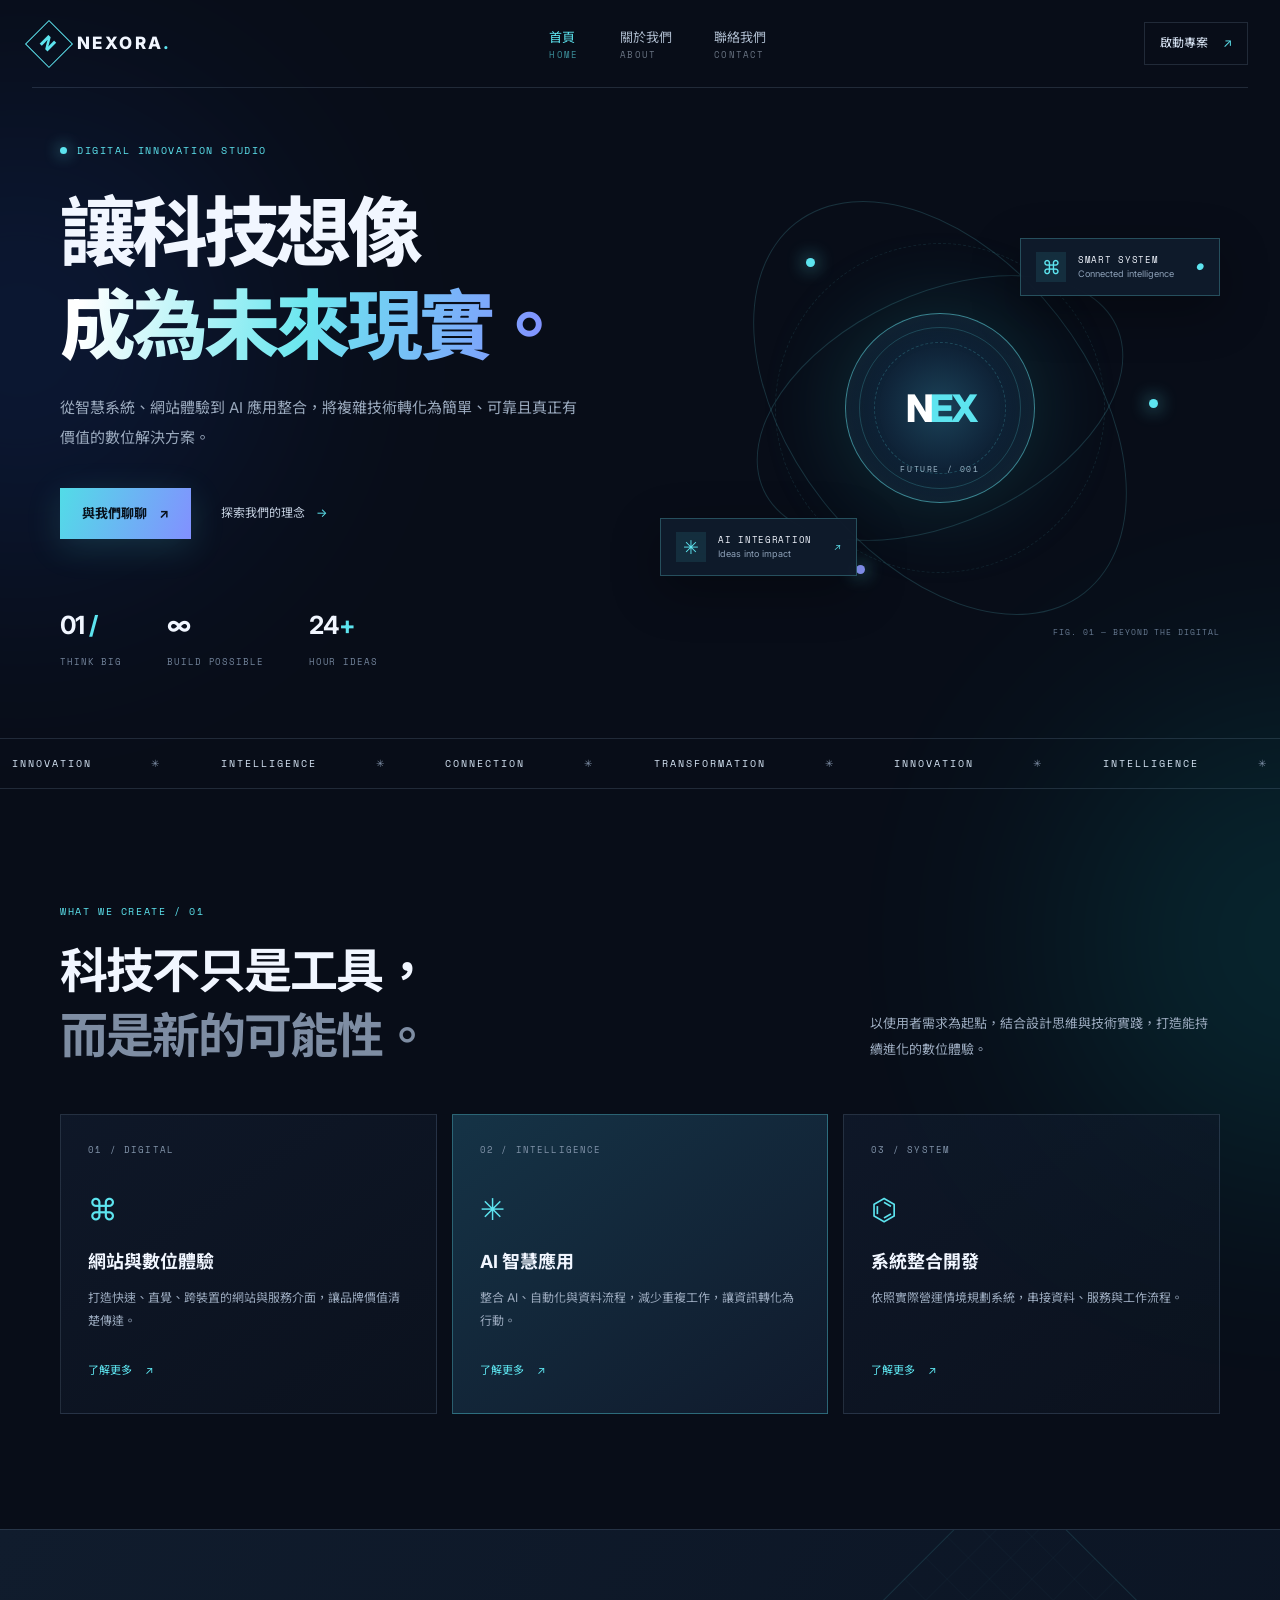
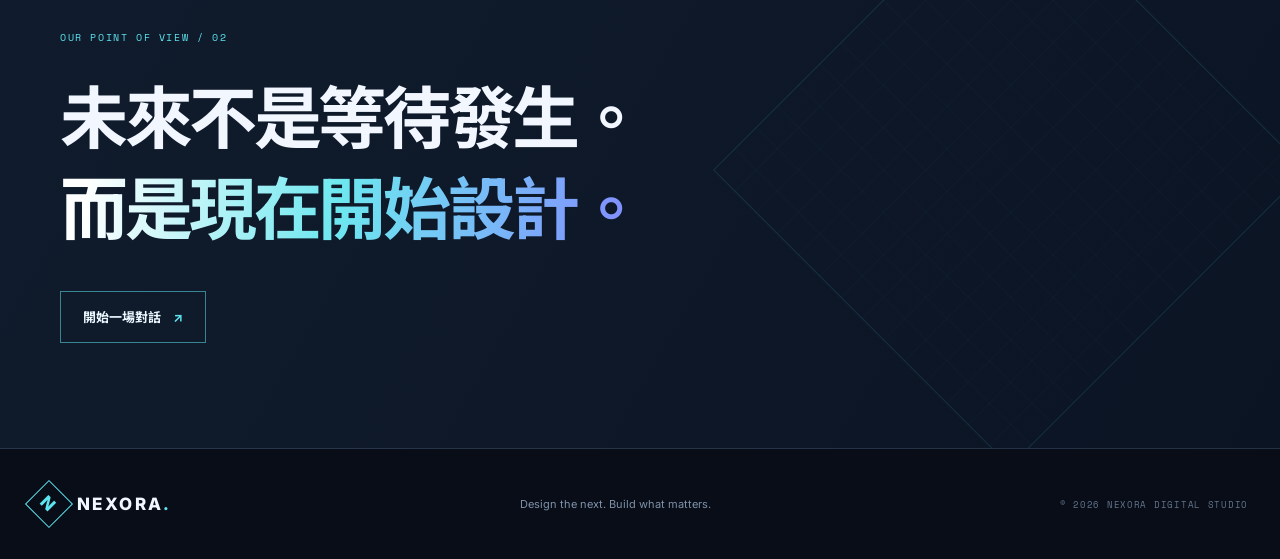
<file: index.html>
<!DOCTYPE html>
<html lang="zh-Hant">
<head>
  <meta charset="UTF-8">
  <meta name="viewport" content="width=device-width, initial-scale=1.0">
  <meta name="description" content="探索新世代數位科技、智慧系統與創新解決方案。">
  <title>NEXORA｜數位科技創新</title>
  <link rel="preconnect" href="https://fonts.googleapis.com">
  <link href="https://fonts.googleapis.com/css2?family=Inter:wght@400;500;600;700;800&family=Noto+Sans+TC:wght@400;500;700;900&display=swap" rel="stylesheet">
  <link rel="stylesheet" href="style.css">
</head>
<body>
  <div class="ambient ambient-one"></div><div class="ambient ambient-two"></div>
  <header class="site-header">
    <a class="brand" href="index.html"><span class="brand-mark">N</span><span>NEXORA<span class="brand-dot">.</span></span></a>
    <button class="menu-toggle" aria-label="開啟選單" aria-expanded="false">☰</button>
    <nav class="nav-links">
      <a class="active" href="index.html">首頁 <small>HOME</small></a>
      <a href="about.html">關於我們 <small>ABOUT</small></a>
      <a href="contact.html">聯絡我們 <small>CONTACT</small></a>
    </nav>
    <a class="header-cta" href="contact.html">啟動專案 <span>↗</span></a>
  </header>

  <main>
    <section class="hero container">
      <div class="hero-copy">
        <div class="eyebrow"><span class="pulse"></span> DIGITAL INNOVATION STUDIO</div>
        <h1>讓科技想像<br><span class="gradient-text">成為未來現實。</span></h1>
        <p class="hero-lead">從智慧系統、網站體驗到 AI 應用整合，將複雜技術轉化為簡單、可靠且真正有價值的數位解決方案。</p>
        <div class="hero-actions"><a class="button button-primary" href="contact.html">與我們聊聊 <span>↗</span></a><a class="text-link" href="about.html">探索我們的理念 <span>→</span></a></div>
        <div class="hero-stats">
          <div><strong>01<span> /</span></strong><small>THINK BIG</small></div>
          <div><strong>∞</strong><small>BUILD POSSIBLE</small></div>
          <div><strong>24<span>+</span></strong><small>HOUR IDEAS</small></div>
        </div>
      </div>
      <div class="hero-art" aria-label="抽象科技網路視覺">
        <div class="orbit orbit-a"></div><div class="orbit orbit-b"></div><div class="orbit orbit-c"></div>
        <div class="core"><div class="core-inner">N<span>EX</span></div><div class="core-caption">FUTURE / 001</div></div>
        <span class="node node-a"></span><span class="node node-b"></span><span class="node node-c"></span>
        <div class="float-card card-top"><span class="mini-icon">⌘</span><div><b>SMART SYSTEM</b><small>Connected intelligence</small></div><i>●</i></div>
        <div class="float-card card-bottom"><span class="mini-icon">✳</span><div><b>AI INTEGRATION</b><small>Ideas into impact</small></div><i>↗</i></div>
        <div class="art-label">FIG. 01 — BEYOND THE DIGITAL</div>
      </div>
    </section>

    <section class="ticker"><div class="ticker-track"><span>INNOVATION</span> ✳ <span>INTELLIGENCE</span> ✳ <span>CONNECTION</span> ✳ <span>TRANSFORMATION</span> ✳ <span>INNOVATION</span> ✳ <span>INTELLIGENCE</span> ✳</div></section>

    <section class="section container">
      <div class="section-heading"><div><div class="eyebrow">WHAT WE CREATE / 01</div><h2>科技不只是工具，<br><span class="muted">而是新的可能性。</span></h2></div><p>以使用者需求為起點，結合設計思維與技術實踐，打造能持續進化的數位體驗。</p></div>
      <div class="service-grid">
        <article class="service-card"><div class="card-number">01 / DIGITAL</div><div class="service-icon">⌘</div><h3>網站與數位體驗</h3><p>打造快速、直覺、跨裝置的網站與服務介面，讓品牌價值清楚傳達。</p><a href="about.html">了解更多 <span>↗</span></a></article>
        <article class="service-card featured"><div class="card-number">02 / INTELLIGENCE</div><div class="service-icon">✳</div><h3>AI 智慧應用</h3><p>整合 AI、自動化與資料流程，減少重複工作，讓資訊轉化為行動。</p><a href="about.html">了解更多 <span>↗</span></a></article>
        <article class="service-card"><div class="card-number">03 / SYSTEM</div><div class="service-icon">⌬</div><h3>系統整合開發</h3><p>依照實際營運情境規劃系統，串接資料、服務與工作流程。</p><a href="about.html">了解更多 <span>↗</span></a></article>
      </div>
    </section>

    <section class="statement-section"><div class="container statement"><div class="eyebrow">OUR POINT OF VIEW / 02</div><h2>未來不是等待發生。<br><span class="gradient-text">而是現在開始設計。</span></h2><a class="button button-outline" href="contact.html">開始一場對話 <span>↗</span></a><div class="statement-grid"></div></div></section>
  </main>
  <footer class="site-footer"><a class="brand" href="index.html"><span class="brand-mark">N</span><span>NEXORA<span class="brand-dot">.</span></span></a><p>Design the next. Build what matters.</p><span>© 2026 NEXORA DIGITAL STUDIO</span></footer>
  <script src="script.js"></script>
</body>
</html>
</file>
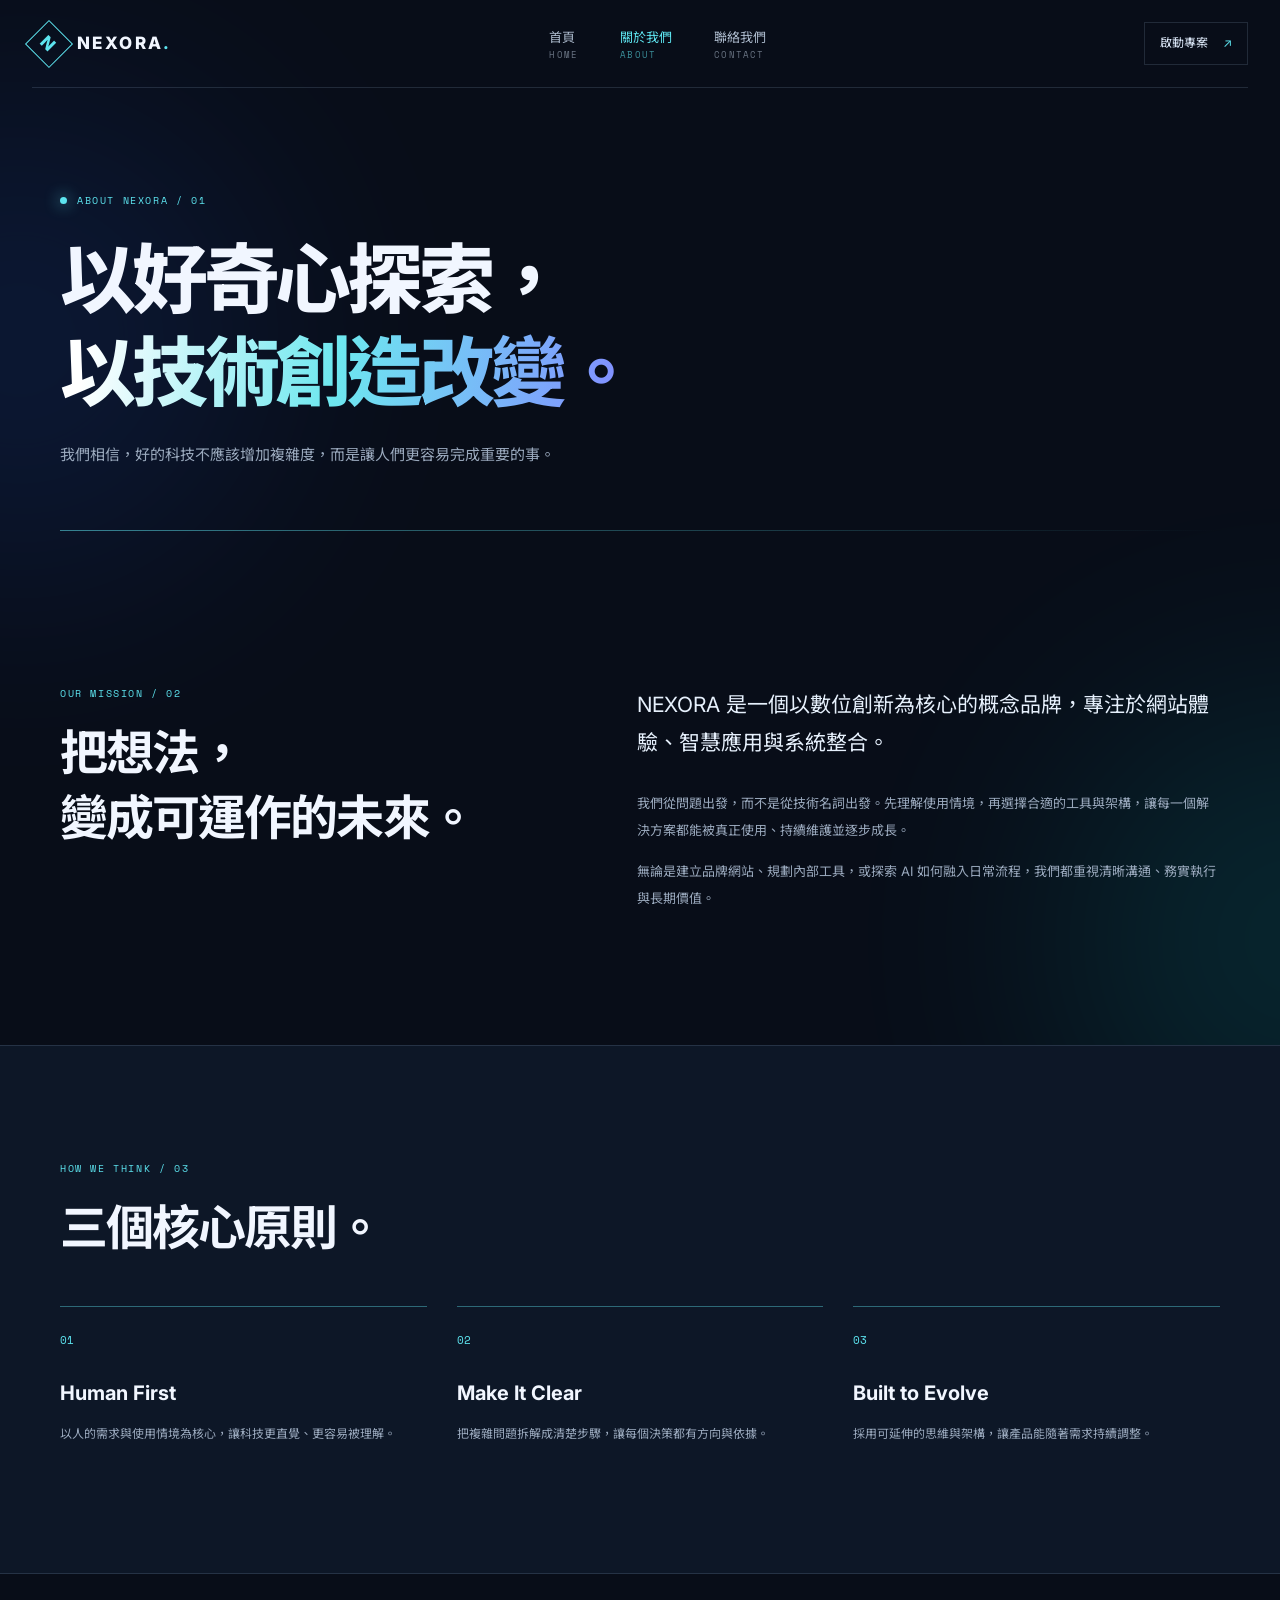
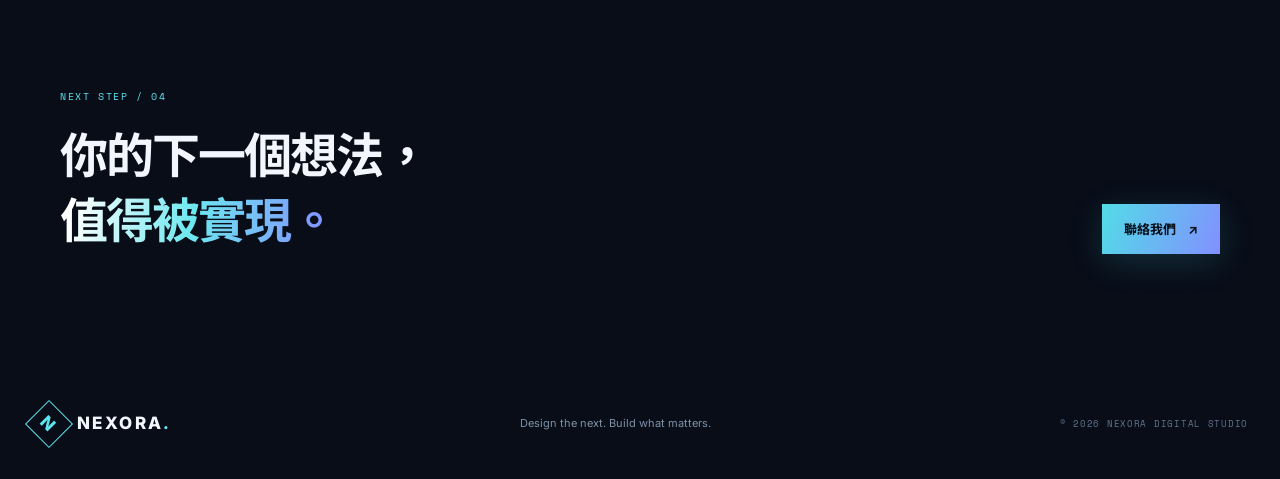
<file: about.html>
<!DOCTYPE html>
<html lang="zh-Hant">
<head>
  <meta charset="UTF-8"><meta name="viewport" content="width=device-width, initial-scale=1.0">
  <meta name="description" content="認識 NEXORA 的數位創新理念、服務方向與工作方法。">
  <title>關於我們｜NEXORA</title>
  <link href="https://fonts.googleapis.com/css2?family=Inter:wght@400;500;600;700;800&family=Noto+Sans+TC:wght@400;500;700;900&display=swap" rel="stylesheet">
  <link rel="stylesheet" href="style.css">
</head>
<body>
  <div class="ambient ambient-one"></div><div class="ambient ambient-two"></div>
  <header class="site-header">
    <a class="brand" href="index.html"><span class="brand-mark">N</span><span>NEXORA<span class="brand-dot">.</span></span></a>
    <button class="menu-toggle" aria-label="開啟選單" aria-expanded="false">☰</button>
    <nav class="nav-links"><a href="index.html">首頁 <small>HOME</small></a><a class="active" href="about.html">關於我們 <small>ABOUT</small></a><a href="contact.html">聯絡我們 <small>CONTACT</small></a></nav>
    <a class="header-cta" href="contact.html">啟動專案 <span>↗</span></a>
  </header>
  <main>
    <section class="page-hero container"><div class="eyebrow"><span class="pulse"></span> ABOUT NEXORA / 01</div><h1>以好奇心探索，<br><span class="gradient-text">以技術創造改變。</span></h1><p>我們相信，好的科技不應該增加複雜度，而是讓人們更容易完成重要的事。</p><div class="page-hero-line"></div></section>
    <section class="section container about-layout">
      <div><div class="eyebrow">OUR MISSION / 02</div><h2>把想法，<br>變成可運作的未來。</h2></div>
      <div class="about-copy"><p class="large-copy">NEXORA 是一個以數位創新為核心的概念品牌，專注於網站體驗、智慧應用與系統整合。</p><p>我們從問題出發，而不是從技術名詞出發。先理解使用情境，再選擇合適的工具與架構，讓每一個解決方案都能被真正使用、持續維護並逐步成長。</p><p>無論是建立品牌網站、規劃內部工具，或探索 AI 如何融入日常流程，我們都重視清晰溝通、務實執行與長期價值。</p></div>
    </section>
    <section class="section dark-panel"><div class="container"><div class="eyebrow">HOW WE THINK / 03</div><h2>三個核心原則。</h2><div class="principles">
      <article><span>01</span><h3>Human First</h3><p>以人的需求與使用情境為核心，讓科技更直覺、更容易被理解。</p></article>
      <article><span>02</span><h3>Make It Clear</h3><p>把複雜問題拆解成清楚步驟，讓每個決策都有方向與依據。</p></article>
      <article><span>03</span><h3>Built to Evolve</h3><p>採用可延伸的思維與架構，讓產品能隨著需求持續調整。</p></article>
    </div></div></section>
    <section class="section container closing-cta"><div><div class="eyebrow">NEXT STEP / 04</div><h2>你的下一個想法，<br><span class="gradient-text">值得被實現。</span></h2></div><a class="button button-primary" href="contact.html">聯絡我們 <span>↗</span></a></section>
  </main>
  <footer class="site-footer"><a class="brand" href="index.html"><span class="brand-mark">N</span><span>NEXORA<span class="brand-dot">.</span></span></a><p>Design the next. Build what matters.</p><span>© 2026 NEXORA DIGITAL STUDIO</span></footer>
  <script src="script.js"></script>
</body>
</html>
</file>
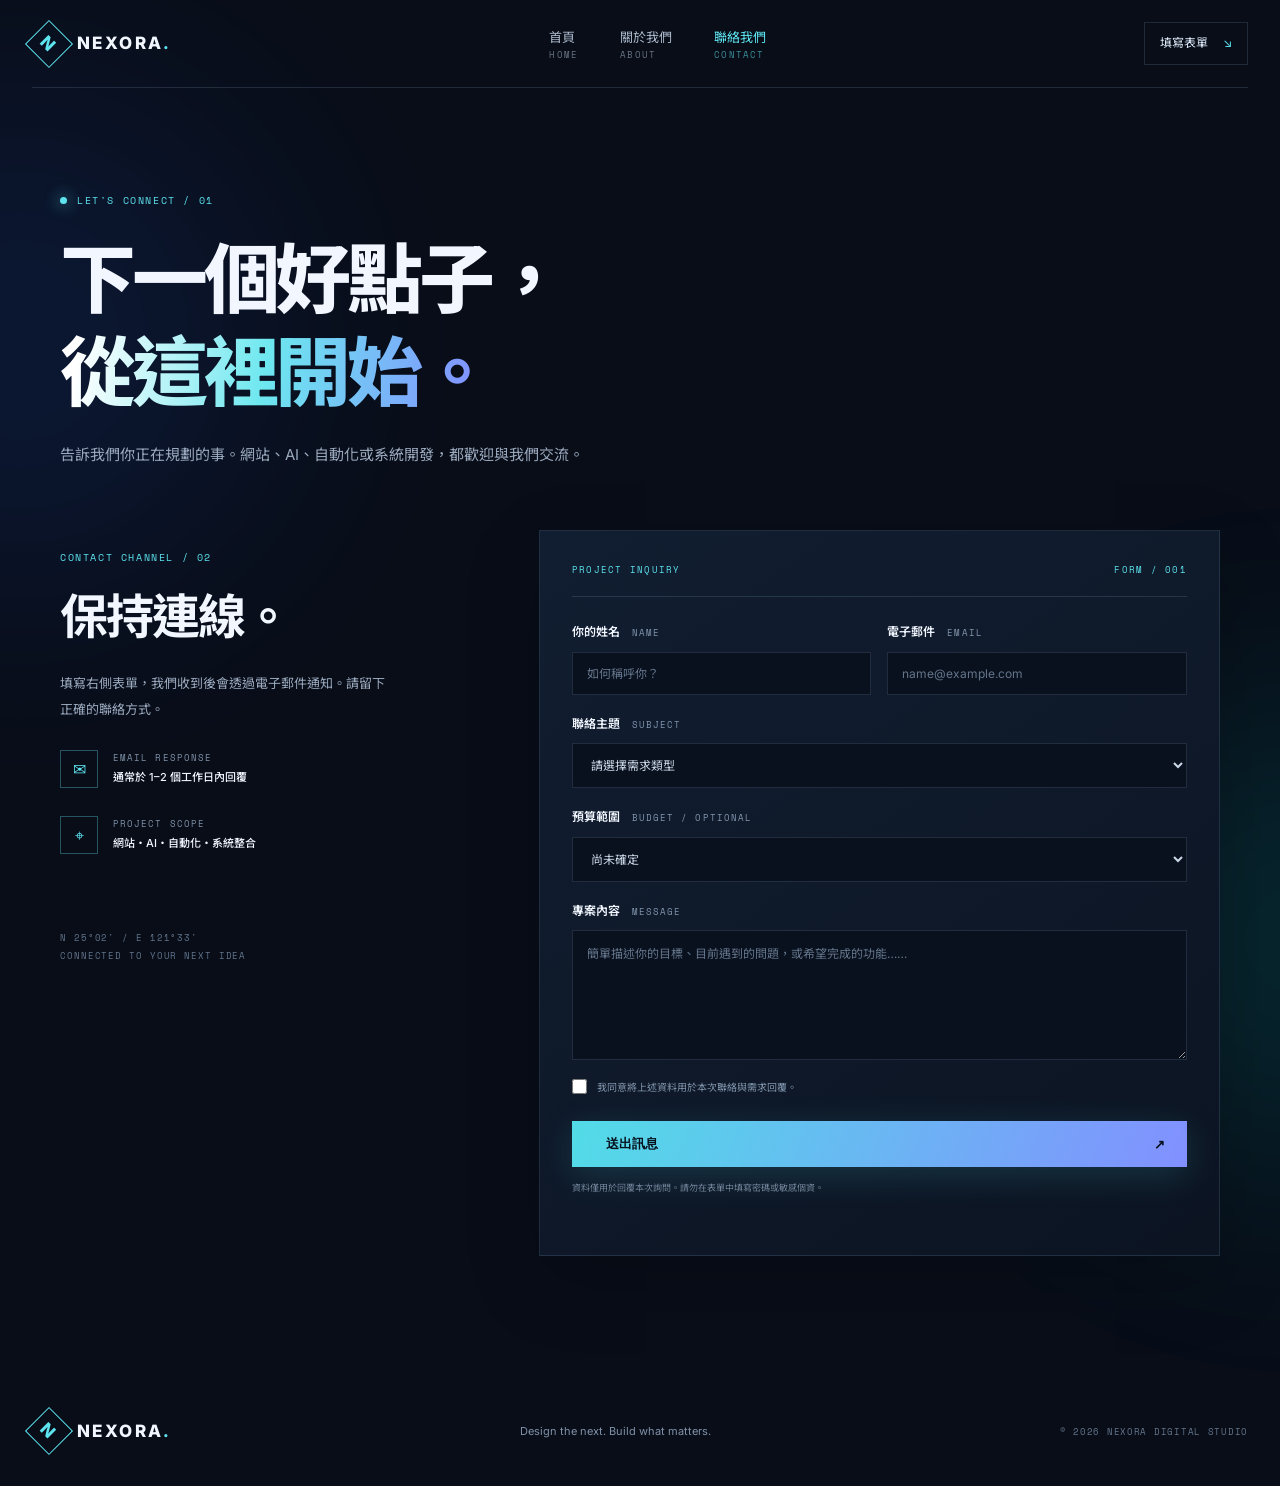
<file: contact.html>
<!DOCTYPE html>
<html lang="zh-Hant">
<head>
  <meta charset="UTF-8"><meta name="viewport" content="width=device-width, initial-scale=1.0">
  <meta name="description" content="聯絡 NEXORA，討論網站、AI 應用與系統整合專案。">
  <title>聯絡我們｜NEXORA</title>
  <link href="https://fonts.googleapis.com/css2?family=Inter:wght@400;500;600;700;800&family=Noto+Sans+TC:wght@400;500;700;900&display=swap" rel="stylesheet">
  <link rel="stylesheet" href="style.css">
</head>
<body>
  <div class="ambient ambient-one"></div><div class="ambient ambient-two"></div>
  <header class="site-header">
    <a class="brand" href="index.html"><span class="brand-mark">N</span><span>NEXORA<span class="brand-dot">.</span></span></a>
    <button class="menu-toggle" aria-label="開啟選單" aria-expanded="false">☰</button>
    <nav class="nav-links"><a href="index.html">首頁 <small>HOME</small></a><a href="about.html">關於我們 <small>ABOUT</small></a><a class="active" href="contact.html">聯絡我們 <small>CONTACT</small></a></nav>
    <a class="header-cta" href="#contact-form">填寫表單 <span>↘</span></a>
  </header>
  <main>
    <section class="page-hero contact-hero container"><div class="eyebrow"><span class="pulse"></span> LET'S CONNECT / 01</div><h1>下一個好點子，<br><span class="gradient-text">從這裡開始。</span></h1><p>告訴我們你正在規劃的事。網站、AI、自動化或系統開發，都歡迎與我們交流。</p></section>
    <section class="container contact-layout" id="contact-form">
      <aside class="contact-aside"><div class="eyebrow">CONTACT CHANNEL / 02</div><h2>保持連線。</h2><p>填寫右側表單，我們收到後會透過電子郵件通知。請留下正確的聯絡方式。</p>
        <div class="contact-detail"><span class="detail-icon">✉</span><div><small>EMAIL RESPONSE</small><strong>通常於 1–2 個工作日內回覆</strong></div></div>
        <div class="contact-detail"><span class="detail-icon">⌖</span><div><small>PROJECT SCOPE</small><strong>網站・AI・自動化・系統整合</strong></div></div>
        <div class="contact-coordinate">N 25°02' / E 121°33'<br>CONNECTED TO YOUR NEXT IDEA</div>
      </aside>
      <div class="form-panel">
        <div class="form-topline"><span>PROJECT INQUIRY</span><span>FORM / 001</span></div>
        <!-- 將 YOUR_GOOGLE_SCRIPT_WEB_APP_URL 替換成部署後的 Google Apps Script 網址 -->
        <form id="inquiryForm" action="https://script.google.com/macros/s/AKfycbzdz9dzwnYMn9N6_kHXI9IFHnJ2HG1L_VZWP4au_TqWdna2rfiN9hq_bk28QvdPKzYSHQ/exec" method="POST" target="hidden_iframe">
          <div class="form-row"><label>你的姓名 <span>NAME</span><input name="name" type="text" placeholder="如何稱呼你？" required maxlength="80"></label><label>電子郵件 <span>EMAIL</span><input name="email" type="email" placeholder="name@example.com" required maxlength="120"></label></div>
          <label>聯絡主題 <span>SUBJECT</span><select name="subject" required><option value="" disabled selected>請選擇需求類型</option><option>網站設計與開發</option><option>AI 智慧應用</option><option>系統整合與自動化</option><option>企業合作 / 其他</option></select></label>
          <label>預算範圍 <span>BUDGET / OPTIONAL</span><select name="budget"><option value="尚未確定">尚未確定</option><option>NT$ 30,000 以下</option><option>NT$ 30,000–100,000</option><option>NT$ 100,000–300,000</option><option>NT$ 300,000 以上</option></select></label>
          <label>專案內容 <span>MESSAGE</span><textarea name="message" rows="5" placeholder="簡單描述你的目標、目前遇到的問題，或希望完成的功能……" required maxlength="5000"></textarea></label>
          <!-- Honeypot 防垃圾欄位：正常使用者不會看到或填寫 -->
          <div class="hp-field" aria-hidden="true"><label>Leave this field empty<input name="website" tabindex="-1" autocomplete="off"></label></div>
          <label class="consent"><input type="checkbox" name="consent" value="同意" required><span>我同意將上述資料用於本次聯絡與需求回覆。</span></label>
          <button class="button button-primary submit-button" type="submit"><span class="submit-label">送出訊息</span><span>↗</span></button>
          <p class="form-note">資料僅用於回覆本次詢問。請勿在表單中填寫密碼或敏感個資。</p>
          <p class="form-status" id="formStatus" role="status" aria-live="polite"></p>
        </form>
        <iframe name="hidden_iframe" id="hidden_iframe" title="表單送出處理" class="hidden-frame"></iframe>
      </div>
    </section>
  </main>
  <footer class="site-footer"><a class="brand" href="index.html"><span class="brand-mark">N</span><span>NEXORA<span class="brand-dot">.</span></span></a><p>Design the next. Build what matters.</p><span>© 2026 NEXORA DIGITAL STUDIO</span></footer>
  <script src="script.js"></script>
</body>
</html>
</file>
<file: style.css>
@import url('https://fonts.googleapis.com/css2?family=Space+Mono:wght@400;700&display=swap');
:root{--bg:#080d18;--panel:#101a2b;--panel2:#0c1423;--text:#f1f6ff;--muted:#9aa9bd;--cyan:#5de4ef;--blue:#758cff;--line:rgba(164,190,225,.16);--mono:'Space Mono',monospace}
*{box-sizing:border-box}html{scroll-behavior:smooth}body{margin:0;background:var(--bg);color:var(--text);font-family:Inter,'Noto Sans TC',sans-serif;line-height:1.7;overflow-x:hidden}a{color:inherit;text-decoration:none}.ambient{position:absolute;width:480px;height:480px;border-radius:50%;filter:blur(120px);opacity:.12;pointer-events:none;z-index:-1}.ambient-one{background:#2869ff;top:100px;left:-220px}.ambient-two{background:#00d8d0;top:700px;right:-260px}.container{width:min(1160px,calc(100% - 48px));margin:auto}.site-header{height:88px;width:min(1320px,calc(100% - 64px));margin:auto;display:flex;align-items:center;justify-content:space-between;border-bottom:1px solid var(--line);position:relative;z-index:10}.brand{display:flex;align-items:center;gap:11px;font-weight:800;letter-spacing:.14em;font-size:17px}.brand-mark{width:34px;height:34px;border:1px solid var(--cyan);color:var(--cyan);display:grid;place-items:center;font-weight:800;transform:rotate(45deg);font-size:17px}.brand-mark:first-letter{transform:rotate(-45deg)}.brand-dot{color:var(--cyan)}.nav-links{display:flex;gap:42px}.nav-links a{font-size:13px;color:#aab8ca;transition:.2s}.nav-links a:hover,.nav-links a.active{color:var(--cyan)}.nav-links small{display:block;font:9px var(--mono);letter-spacing:.13em;opacity:.6}.header-cta{font-size:12px;border:1px solid var(--line);padding:10px 15px;color:#dce8f8}.header-cta span,.button span{color:var(--cyan);margin-left:12px}.menu-toggle{display:none;background:none;color:white;border:0;font-size:23px}.hero{min-height:650px;display:grid;grid-template-columns:1fr 1fr;align-items:center;gap:40px;padding-top:55px;padding-bottom:65px}.eyebrow{font:10px var(--mono);letter-spacing:.16em;color:var(--cyan);display:flex;align-items:center;gap:10px}.pulse{width:7px;height:7px;background:var(--cyan);border-radius:50%;box-shadow:0 0 15px var(--cyan)}h1,h2,h3,p{margin-top:0}.hero h1,.page-hero h1{font-size:clamp(43px,6vw,76px);line-height:1.22;letter-spacing:-.055em;margin:28px 0 22px;font-weight:800}.gradient-text{background:linear-gradient(100deg,#fff 5%,#6de7ef 48%,#8192ff 95%);-webkit-background-clip:text;background-clip:text;color:transparent}.hero-lead,.page-hero>p{max-width:520px;color:var(--muted);font-size:15px;line-height:2}.hero-actions{display:flex;align-items:center;gap:30px;margin-top:35px}.button{display:inline-flex;align-items:center;justify-content:center;padding:14px 22px;font-size:13px;font-weight:700;transition:.25s;cursor:pointer}.button-primary{background:linear-gradient(110deg,#52dce7,#8290ff);color:#07111c;box-shadow:0 8px 35px #4cdce52a}.button-primary span{color:#07111c}.button-primary:hover{transform:translateY(-3px);box-shadow:0 12px 38px #4cdce55a}.text-link{font-size:12px;color:#c2cede}.text-link span{color:var(--cyan);margin-left:8px}.hero-stats{display:flex;gap:45px;margin-top:65px}.hero-stats strong{font-size:25px;display:block;letter-spacing:-.04em}.hero-stats strong span{color:var(--cyan)}.hero-stats small{font:9px var(--mono);color:#72839a;letter-spacing:.1em}.hero-art{height:480px;position:relative;display:grid;place-items:center}.orbit{position:absolute;border:1px solid #6ee8f22b;border-radius:50%;transform:rotate(-25deg)}.orbit-a{width:390px;height:230px}.orbit-b{width:470px;height:300px;transform:rotate(52deg)}.orbit-c{width:330px;height:330px;border-style:dashed;opacity:.6}.core{width:190px;height:190px;border:1px solid #64e7ee88;border-radius:50%;display:grid;place-items:center;position:relative;background:radial-gradient(circle,#1b4258 0,#10263b 40%,#0a1424 72%);box-shadow:0 0 90px #27d7e42b,inset 0 0 35px #5de4ef20}.core:before,.core:after{content:"";position:absolute;inset:13px;border:1px solid #5de4ef33;border-radius:50%}.core:after{inset:28px;border-style:dashed}.core-inner{font-size:38px;font-weight:800;letter-spacing:-.1em;color:#fff}.core-inner span{color:var(--cyan)}.core-caption{position:absolute;bottom:27px;font:8px var(--mono);letter-spacing:.2em;color:#9fb9ca}.node{position:absolute;width:9px;height:9px;border-radius:50%;background:var(--cyan);box-shadow:0 0 18px var(--cyan)}.node-a{top:90px;left:26%}.node-b{right:11%;top:48%}.node-c{bottom:74px;left:35%;background:#8c9aff}.float-card{position:absolute;display:flex;align-items:center;gap:12px;padding:13px 15px;background:#101c2de8;border:1px solid #6be4ec44;backdrop-filter:blur(12px);box-shadow:0 15px 50px #0005}.card-top{top:70px;right:0}.card-bottom{bottom:72px;left:0}.mini-icon{width:30px;height:30px;display:grid;place-items:center;color:var(--cyan);background:#4bdce51a;font-size:19px}.float-card b,.float-card small{display:block}.float-card b{font:9px var(--mono);letter-spacing:.08em}.float-card small{font-size:9px;color:#8ea2b9}.float-card i{font-size:9px;color:var(--cyan);margin-left:10px}.art-label{position:absolute;bottom:10px;right:0;font:8px var(--mono);color:#687b93;letter-spacing:.12em}.ticker{overflow:hidden;border-top:1px solid var(--line);border-bottom:1px solid var(--line);padding:17px 0;color:#8192a9;font:10px var(--mono);letter-spacing:.2em;white-space:nowrap}.ticker-track{display:flex;justify-content:space-around;gap:35px;min-width:850px}.ticker-track span{color:#d6e5f5}.section{padding-top:115px;padding-bottom:115px}.section-heading{display:flex;justify-content:space-between;align-items:end;margin-bottom:45px}.section-heading h2,.about-layout h2,.dark-panel h2,.closing-cta h2,.contact-aside h2{font-size:clamp(30px,4vw,48px);line-height:1.35;letter-spacing:-.04em;margin:20px 0 0}.muted{color:#7e8da3}.section-heading>p{max-width:350px;color:var(--muted);font-size:13px;line-height:2;margin:0 0 7px}.service-grid{display:grid;grid-template-columns:repeat(3,1fr);gap:15px}.service-card{padding:28px 27px 30px;border:1px solid var(--line);background:linear-gradient(145deg,#111d30aa,#0c1420aa);min-height:280px;transition:.3s}.service-card:hover{transform:translateY(-6px);border-color:#5de4ef66}.service-card.featured{background:linear-gradient(145deg,#153346,#101a2c);border-color:#5de4ef55}.card-number{font:9px var(--mono);color:#8294aa;letter-spacing:.13em}.service-icon{font-size:30px;color:var(--cyan);margin:28px 0 12px}.service-card h3{font-size:18px;margin-bottom:10px}.service-card p{font-size:12px;color:var(--muted);line-height:1.9;min-height:48px}.service-card>a{display:inline-block;font-size:11px;color:var(--cyan);margin-top:14px}.service-card>a span{margin-left:10px}.statement-section{border-top:1px solid var(--line);border-bottom:1px solid var(--line);background:linear-gradient(120deg,#101c2d,#0b1423);position:relative;overflow:hidden}.statement{padding-top:100px;padding-bottom:105px;position:relative}.statement h2{font-size:clamp(37px,6vw,68px);line-height:1.35;letter-spacing:-.05em;margin:28px 0 35px}.button-outline{border:1px solid #5de4ef88;color:#e9f7ff}.button-outline:hover{background:#5de4ef16}.statement-grid{position:absolute;width:420px;height:420px;border:1px solid #5de4ef20;right:0;top:30px;transform:rotate(45deg);background:repeating-linear-gradient(0deg,transparent 0 29px,#5de4ef0b 30px),repeating-linear-gradient(90deg,transparent 0 29px,#5de4ef0b 30px);pointer-events:none}.site-footer{min-height:110px;width:min(1320px,calc(100% - 64px));margin:auto;display:flex;align-items:center;justify-content:space-between;gap:20px}.site-footer p{font-size:11px;color:#7f91a8;margin:0}.site-footer>span{font:9px var(--mono);color:#64768c;letter-spacing:.08em}.page-hero{padding-top:105px;padding-bottom:80px;position:relative}.page-hero h1{margin-top:25px}.page-hero>p{max-width:590px}.page-hero-line{height:1px;background:linear-gradient(90deg,#5de4ef88,transparent);margin-top:60px}.about-layout{display:grid;grid-template-columns:.9fr 1.1fr;gap:100px;padding-top:75px;padding-bottom:120px}.about-copy{max-width:600px;color:var(--muted);font-size:13px;line-height:2.1}.about-copy .large-copy{font-size:21px;line-height:1.8;color:#e6f0fc;margin-bottom:28px}.dark-panel{background:#0d1727;border-top:1px solid var(--line);border-bottom:1px solid var(--line)}.dark-panel h2{margin-bottom:45px}.principles{display:grid;grid-template-columns:repeat(3,1fr);gap:30px}.principles article{border-top:1px solid #5de4ef66;padding-top:18px}.principles article>span{font:11px var(--mono);color:var(--cyan)}.principles h3{font-size:20px;margin:24px 0 12px}.principles p{font-size:12px;color:var(--muted);line-height:2}.closing-cta{display:flex;align-items:end;justify-content:space-between}.closing-cta h2{margin-bottom:0}.contact-hero{padding-bottom:45px}.contact-layout{display:grid;grid-template-columns:.75fr 1.25fr;gap:70px;padding-bottom:120px}.contact-aside{padding-top:20px}.contact-aside h2{margin:20px 0}.contact-aside>p{font-size:13px;color:var(--muted);line-height:2;max-width:330px}.contact-detail{display:flex;align-items:center;gap:15px;margin-top:28px}.detail-icon{width:38px;height:38px;border:1px solid #5de4ef55;display:grid;place-items:center;color:var(--cyan)}.contact-detail small,.contact-detail strong{display:block}.contact-detail small{font:9px var(--mono);color:#7f91a8;letter-spacing:.12em}.contact-detail strong{font-size:11px;font-weight:500;margin-top:4px}.contact-coordinate{font:9px/2 var(--mono);letter-spacing:.1em;color:#61748b;margin-top:75px}.form-panel{padding:32px;background:linear-gradient(145deg,#111e31,#0c1422);border:1px solid #7a9cb42b;box-shadow:0 25px 70px #0003}.form-topline{display:flex;justify-content:space-between;font:9px var(--mono);letter-spacing:.14em;color:var(--cyan);padding-bottom:20px;border-bottom:1px solid var(--line);margin-bottom:25px}form label{display:block;font-size:12px;font-weight:600;margin-bottom:19px}form label>span{font:9px var(--mono);letter-spacing:.12em;color:#8195ad;margin-left:9px}input,select,textarea{display:block;width:100%;margin-top:9px;background:#09111e;border:1px solid #53677f55;color:#edf6ff;padding:13px 14px;font:12px Inter,'Noto Sans TC',sans-serif;border-radius:0;outline:none;transition:.2s}input:focus,select:focus,textarea:focus{border-color:var(--cyan);box-shadow:0 0 0 3px #5de4ef12}input::placeholder,textarea::placeholder{color:#64758b}select{color:#cbd8e8}textarea{resize:vertical;min-height:130px;line-height:1.7}.form-row{display:grid;grid-template-columns:1fr 1fr;gap:16px}.consent{display:flex;align-items:center;gap:10px;color:#a8b8cb;font-size:10px!important;font-weight:400!important}.consent input{width:15px;height:15px;margin:0;accent-color:#5de4ef}.consent span{font:10px Inter,'Noto Sans TC',sans-serif!important;letter-spacing:0!important;margin:0!important}.submit-button{border:0;width:100%;justify-content:space-between;margin-top:8px}.form-note{font-size:9px;color:#73849a;margin:13px 0 0}.form-status{font-size:12px;color:var(--cyan);min-height:20px;margin:8px 0 0}.hidden-frame{display:none}.hp-field{position:absolute;left:-9999px;opacity:0;height:0;overflow:hidden}
@media(max-width:800px){.site-header{width:calc(100% - 36px);height:75px}.menu-toggle{display:block;order:3}.header-cta{display:none}.nav-links{display:none;position:absolute;top:74px;left:0;right:0;background:#0d1727;padding:20px 25px;border:1px solid var(--line);flex-direction:column;gap:18px}.nav-links.open{display:flex}.nav-links a{display:block}.hero{grid-template-columns:1fr;padding-top:75px;gap:10px}.hero-art{height:390px;max-width:520px;width:100%;margin:auto}.hero-stats{margin-top:45px}.section{padding-top:80px;padding-bottom:80px}.section-heading{display:block}.section-heading>p{margin-top:20px}.service-grid{grid-template-columns:1fr}.service-card{min-height:0}.service-card p{min-height:0}.about-layout{grid-template-columns:1fr;gap:35px;padding-top:65px;padding-bottom:80px}.principles{grid-template-columns:1fr;gap:25px}.closing-cta{align-items:start;gap:30px;flex-direction:column}.contact-layout{grid-template-columns:1fr;gap:40px;padding-bottom:80px}.contact-coordinate{margin-top:35px}.site-footer{width:calc(100% - 36px);padding:25px 0;flex-wrap:wrap}.site-footer p{order:3;width:100%}.statement-grid{opacity:.3;right:-200px}.page-hero{padding-top:75px}.form-panel{padding:23px}}
@media(max-width:480px){.container{width:calc(100% - 36px)}.hero h1,.page-hero h1{font-size:43px}.hero-actions{gap:18px;flex-wrap:wrap}.hero-stats{gap:25px}.hero-art{transform:scale(.88);margin:-15px auto}.float-card{transform:scale(.85)}.card-top{right:-12px}.card-bottom{left:-12px}.form-row{grid-template-columns:1fr;gap:0}.form-panel{padding:19px}.site-footer>span{font-size:8px}.ticker-track{gap:20px}}
</file>
